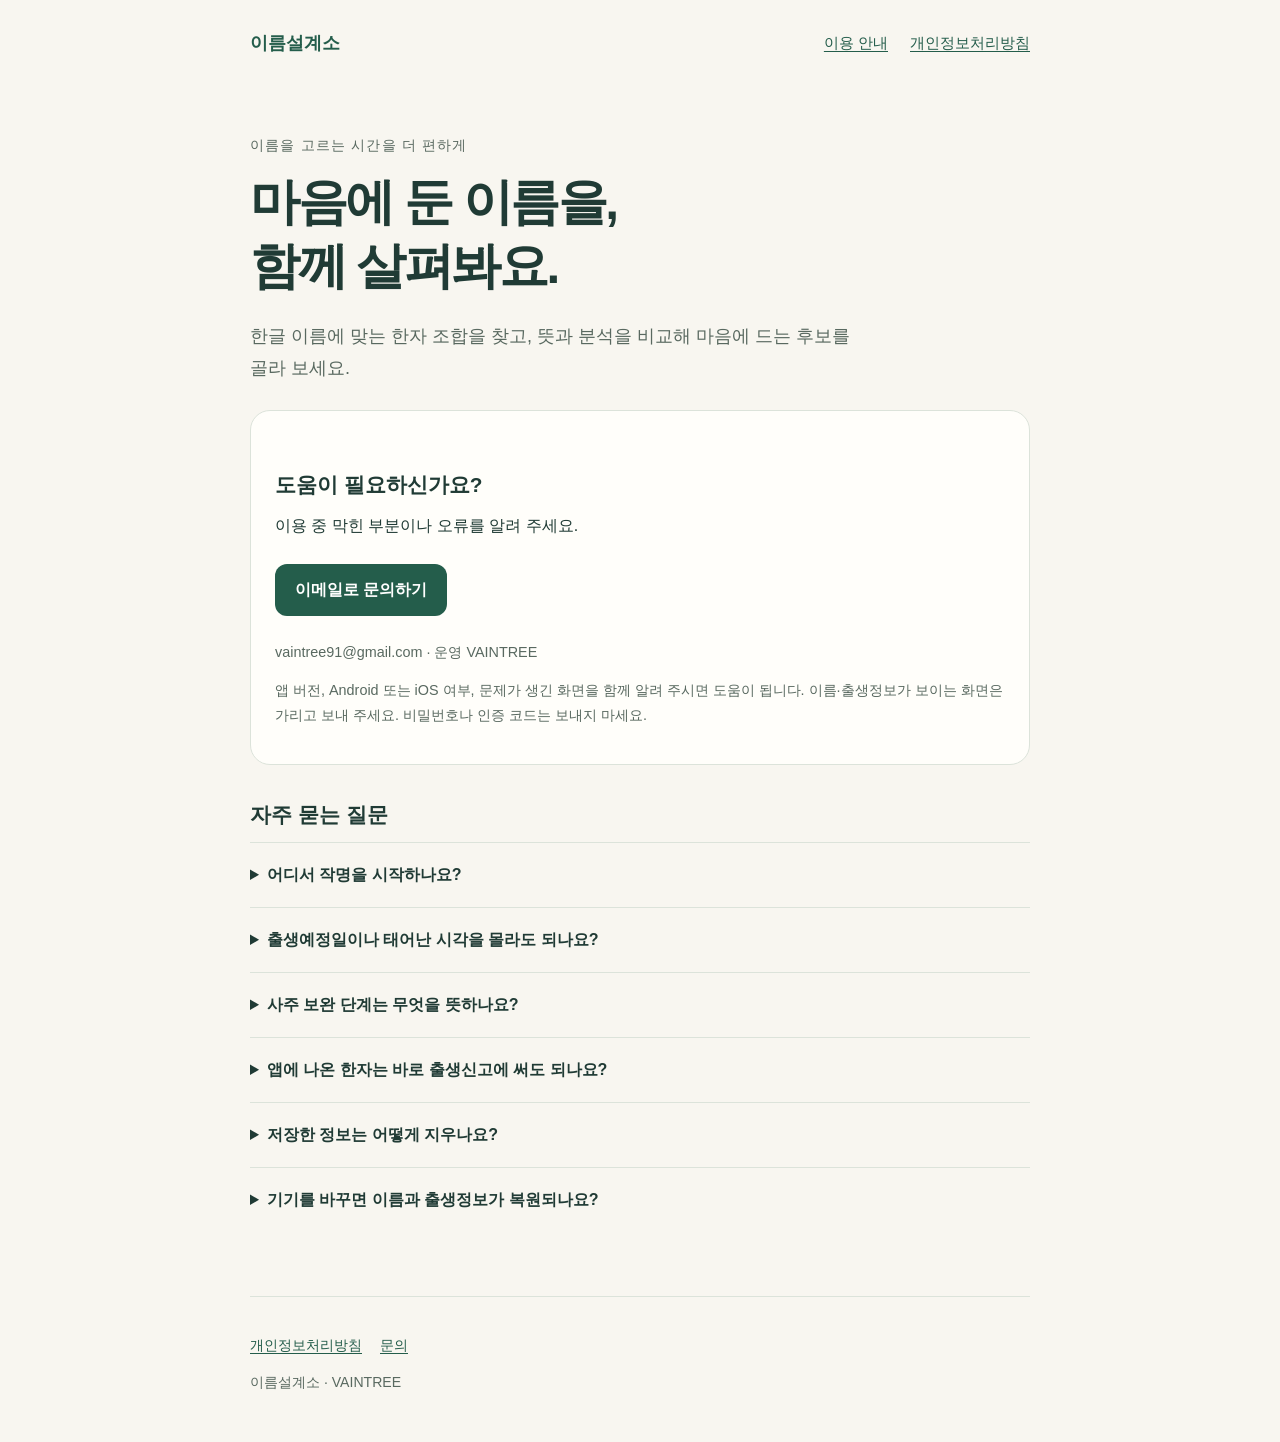
<file: index.html>
<!doctype html>
<html lang="ko"><head><meta charset="utf-8"><meta name="viewport" content="width=device-width,initial-scale=1"><meta name="description" content="이름설계소 이용 안내와 문의, 기기 저장 정보 삭제 방법을 확인하세요."><title>이름설계소 · 이용 안내와 문의</title><link rel="stylesheet" href="styles.css"></head>
<body><a class="skip" href="#main">본문으로 이동</a>
<header><a class="brand" href="index.html">이름설계소</a><nav aria-label="주요 메뉴"><a href="index.html" aria-current="page">이용 안내</a><a href="privacy.html">개인정보처리방침</a></nav></header>
<main id="main"><p class="eyebrow">이름을 고르는 시간을 더 편하게</p><h1>마음에 둔 이름을,<br>함께 살펴봐요.</h1><p class="lead">한글 이름에 맞는 한자 조합을 찾고, 뜻과 분석을 비교해 마음에 드는 후보를 골라 보세요.</p>
<section class="card" aria-labelledby="contact"><h2 id="contact">도움이 필요하신가요?</h2><p>이용 중 막힌 부분이나 오류를 알려 주세요.</p><a class="button" href="mailto:vaintree91@gmail.com">이메일로 문의하기</a><p class="small">vaintree91@gmail.com · 운영 VAINTREE</p><p class="small">앱 버전, Android 또는 iOS 여부, 문제가 생긴 화면을 함께 알려 주시면 도움이 됩니다. 이름·출생정보가 보이는 화면은 가리고 보내 주세요. 비밀번호나 인증 코드는 보내지 마세요.</p></section>
<section aria-labelledby="faq"><h2 id="faq">자주 묻는 질문</h2>
<details><summary>어디서 작명을 시작하나요?</summary><p>홈에서 ‘생각해 둔 이름이 있어요’를 선택하고 성씨와 한글 이름을 입력하세요. 한 글자와 두 글자 이름을 찾을 수 있어요. 이름을 정하지 않았다면 이름 목록에서 시작할 수 있어요.</p></details>
<details><summary>출생예정일이나 태어난 시각을 몰라도 되나요?</summary><p>출생예정일과 시각 미상을 구분해 입력할 수 있어요. 확정할 수 없는 결과는 예상 범위나 미평가로 표시해요. 실제 출생정보가 정해지면 저장한 정보를 바꾸고 다시 확인해 주세요.</p></details>
<details><summary>사주 보완 단계는 무엇을 뜻하나요?</summary><p>앱이 선택한 전통 해석 기준과 입력한 출생정보, 한자 자료에 따른 참고 분석이에요. 미래의 운명이나 건강·행복을 보장하는 결과는 아니에요. 후보의 자세한 풀이에서 적용 이유와 평가 범위를 확인할 수 있어요.</p></details>
<details><summary>앱에 나온 한자는 바로 출생신고에 써도 되나요?</summary><p>표시된 법원 확인 상태를 먼저 확인해 주세요. 개별 자형과 독음의 확인이 끝나지 않은 항목은 출생신고 전에 대법원 인명용 한자 조회에서 최종 확인해야 해요.</p></details>
<details><summary>저장한 정보는 어떻게 지우나요?</summary><p>설정에서 ‘저장된 출생정보 지우기’를 선택하세요. 찜한 이름은 각 후보에서 찜을 해제하면 삭제돼요. 최종 후보였던 이름의 찜을 해제하면 최종 후보 표시도 함께 사라져요. <a href="privacy.html#delete">보관·삭제 방법 자세히 보기</a></p></details>
<details><summary>기기를 바꾸면 이름과 출생정보가 복원되나요?</summary><p>현재는 회원가입과 앱 자체의 서버 동기화를 제공하지 않아요. 운영체제의 백업·복원·기기 이전 설정에 따라 달라지며, 앱 운영자가 서버에서 자료를 복구해 드릴 수는 없어요.</p></details>
</section></main><footer><p><a href="privacy.html">개인정보처리방침</a><a href="mailto:vaintree91@gmail.com">문의</a></p><p>이름설계소 · VAINTREE</p></footer></body></html>
</file>
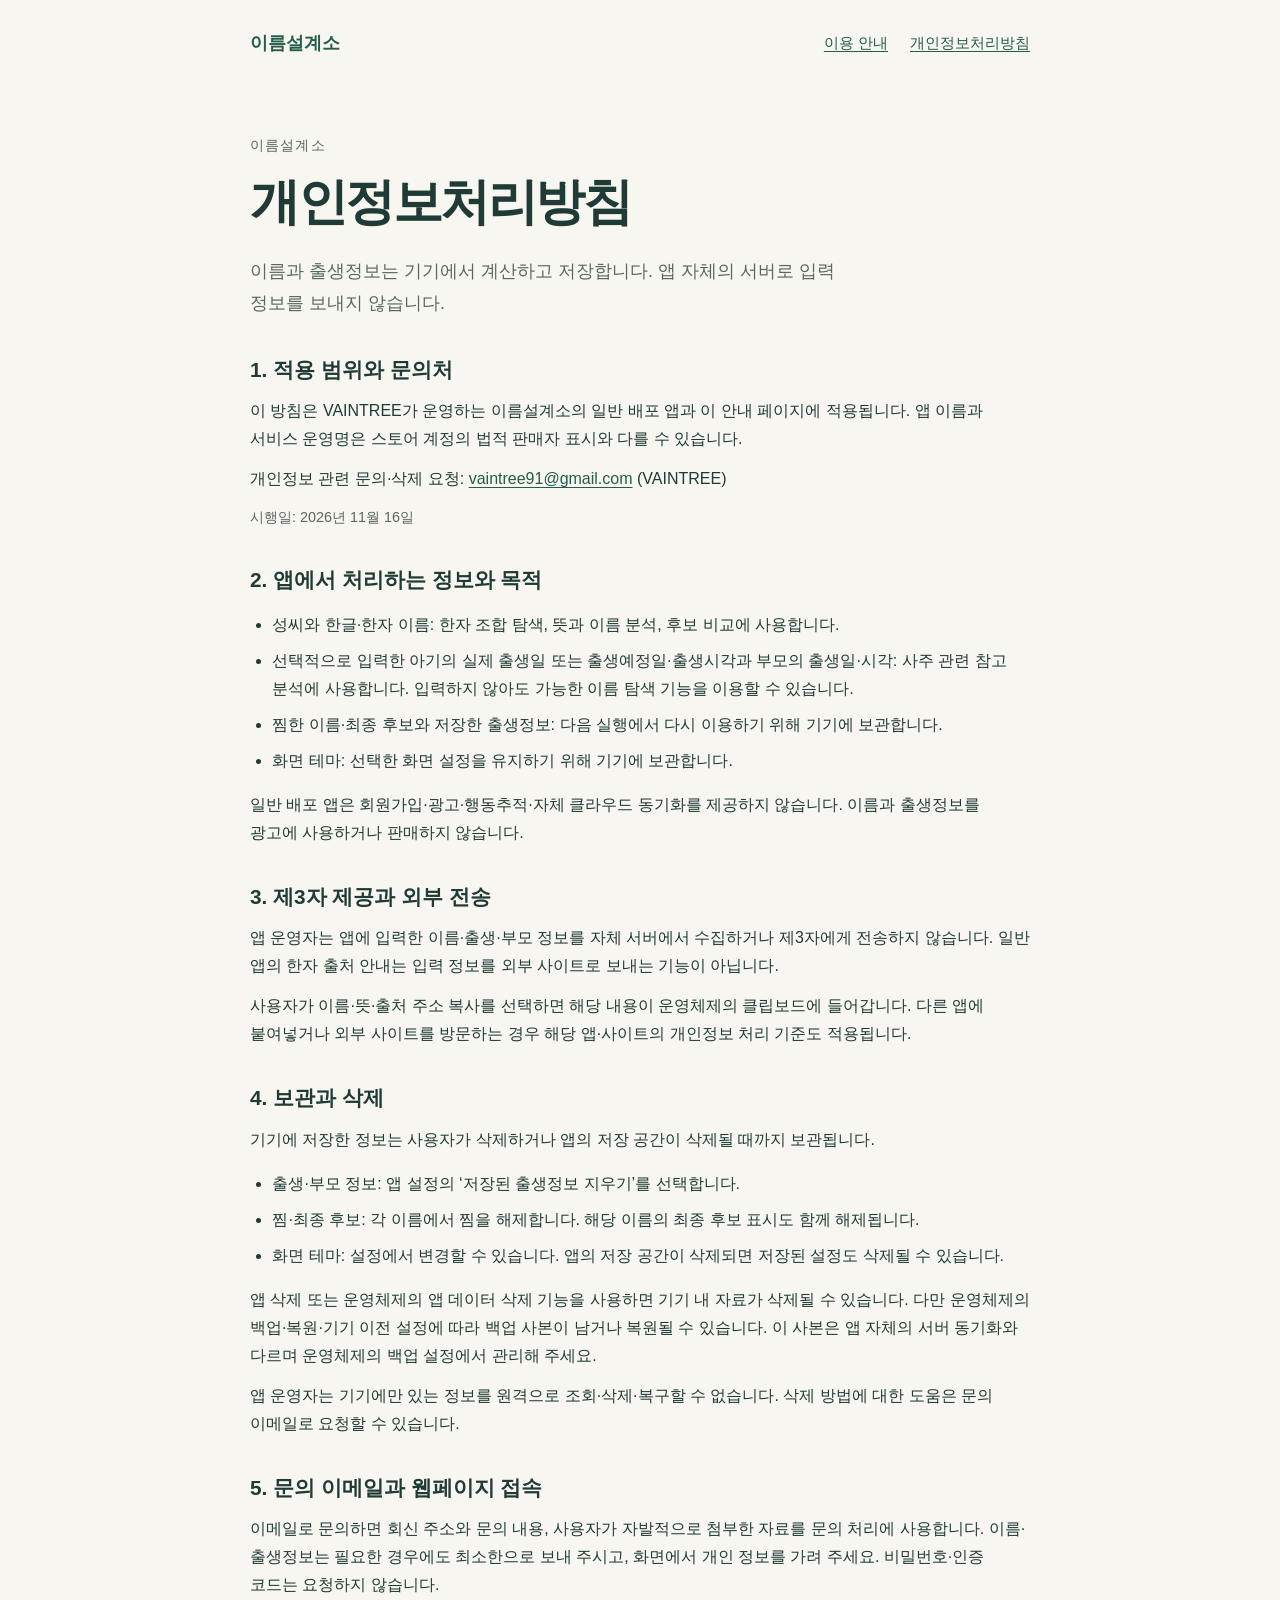
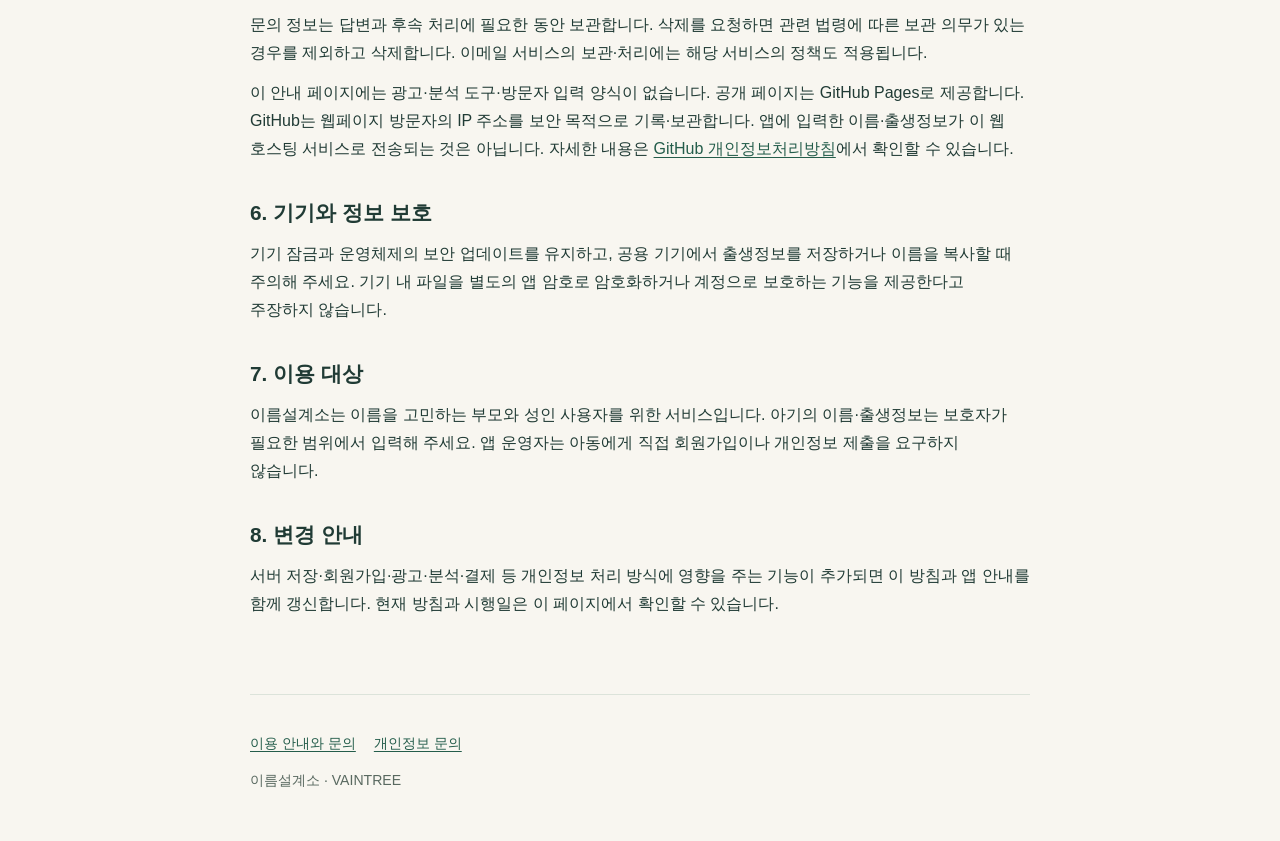
<file: privacy.html>
<!doctype html>
<html lang="ko"><head><meta charset="utf-8"><meta name="viewport" content="width=device-width,initial-scale=1"><meta name="description" content="이름설계소의 기기 내 정보 처리, 보관과 삭제, 문의 방법을 안내합니다."><title>개인정보처리방침 · 이름설계소</title><link rel="stylesheet" href="styles.css"></head>
<body><a class="skip" href="#main">본문으로 이동</a>
<header><a class="brand" href="index.html">이름설계소</a><nav aria-label="주요 메뉴"><a href="index.html">이용 안내</a><a href="privacy.html" aria-current="page">개인정보처리방침</a></nav></header>
<main id="main"><p class="eyebrow">이름설계소</p><h1>개인정보처리방침</h1><p class="lead">이름과 출생정보는 기기에서 계산하고 저장합니다. 앱 자체의 서버로 입력 정보를 보내지 않습니다.</p>
<section><h2>1. 적용 범위와 문의처</h2><p>이 방침은 VAINTREE가 운영하는 이름설계소의 일반 배포 앱과 이 안내 페이지에 적용됩니다. 앱 이름과 서비스 운영명은 스토어 계정의 법적 판매자 표시와 다를 수 있습니다.</p><p>개인정보 관련 문의·삭제 요청: <a href="mailto:vaintree91@gmail.com">vaintree91@gmail.com</a> (VAINTREE)</p><p class="small">시행일: 2026년 11월 16일</p></section>
<section><h2>2. 앱에서 처리하는 정보와 목적</h2><ul><li>성씨와 한글·한자 이름: 한자 조합 탐색, 뜻과 이름 분석, 후보 비교에 사용합니다.</li><li>선택적으로 입력한 아기의 실제 출생일 또는 출생예정일·출생시각과 부모의 출생일·시각: 사주 관련 참고 분석에 사용합니다. 입력하지 않아도 가능한 이름 탐색 기능을 이용할 수 있습니다.</li><li>찜한 이름·최종 후보와 저장한 출생정보: 다음 실행에서 다시 이용하기 위해 기기에 보관합니다.</li><li>화면 테마: 선택한 화면 설정을 유지하기 위해 기기에 보관합니다.</li></ul><p>일반 배포 앱은 회원가입·광고·행동추적·자체 클라우드 동기화를 제공하지 않습니다. 이름과 출생정보를 광고에 사용하거나 판매하지 않습니다.</p></section>
<section><h2>3. 제3자 제공과 외부 전송</h2><p>앱 운영자는 앱에 입력한 이름·출생·부모 정보를 자체 서버에서 수집하거나 제3자에게 전송하지 않습니다. 일반 앱의 한자 출처 안내는 입력 정보를 외부 사이트로 보내는 기능이 아닙니다.</p><p>사용자가 이름·뜻·출처 주소 복사를 선택하면 해당 내용이 운영체제의 클립보드에 들어갑니다. 다른 앱에 붙여넣거나 외부 사이트를 방문하는 경우 해당 앱·사이트의 개인정보 처리 기준도 적용됩니다.</p></section>
<section id="delete"><h2>4. 보관과 삭제</h2><p>기기에 저장한 정보는 사용자가 삭제하거나 앱의 저장 공간이 삭제될 때까지 보관됩니다.</p><ul><li>출생·부모 정보: 앱 설정의 ‘저장된 출생정보 지우기’를 선택합니다.</li><li>찜·최종 후보: 각 이름에서 찜을 해제합니다. 해당 이름의 최종 후보 표시도 함께 해제됩니다.</li><li>화면 테마: 설정에서 변경할 수 있습니다. 앱의 저장 공간이 삭제되면 저장된 설정도 삭제될 수 있습니다.</li></ul><p>앱 삭제 또는 운영체제의 앱 데이터 삭제 기능을 사용하면 기기 내 자료가 삭제될 수 있습니다. 다만 운영체제의 백업·복원·기기 이전 설정에 따라 백업 사본이 남거나 복원될 수 있습니다. 이 사본은 앱 자체의 서버 동기화와 다르며 운영체제의 백업 설정에서 관리해 주세요.</p><p>앱 운영자는 기기에만 있는 정보를 원격으로 조회·삭제·복구할 수 없습니다. 삭제 방법에 대한 도움은 문의 이메일로 요청할 수 있습니다.</p></section>
<section><h2>5. 문의 이메일과 웹페이지 접속</h2><p>이메일로 문의하면 회신 주소와 문의 내용, 사용자가 자발적으로 첨부한 자료를 문의 처리에 사용합니다. 이름·출생정보는 필요한 경우에도 최소한으로 보내 주시고, 화면에서 개인 정보를 가려 주세요. 비밀번호·인증 코드는 요청하지 않습니다.</p><p>문의 정보는 답변과 후속 처리에 필요한 동안 보관합니다. 삭제를 요청하면 관련 법령에 따른 보관 의무가 있는 경우를 제외하고 삭제합니다. 이메일 서비스의 보관·처리에는 해당 서비스의 정책도 적용됩니다.</p><p>이 안내 페이지에는 광고·분석 도구·방문자 입력 양식이 없습니다. 공개 페이지는 GitHub Pages로 제공합니다. GitHub는 웹페이지 방문자의 IP 주소를 보안 목적으로 기록·보관합니다. 앱에 입력한 이름·출생정보가 이 웹 호스팅 서비스로 전송되는 것은 아닙니다. 자세한 내용은 <a href="https://docs.github.com/en/site-policy/privacy-policies/github-general-privacy-statement">GitHub 개인정보처리방침</a>에서 확인할 수 있습니다.</p></section>
<section><h2>6. 기기와 정보 보호</h2><p>기기 잠금과 운영체제의 보안 업데이트를 유지하고, 공용 기기에서 출생정보를 저장하거나 이름을 복사할 때 주의해 주세요. 기기 내 파일을 별도의 앱 암호로 암호화하거나 계정으로 보호하는 기능을 제공한다고 주장하지 않습니다.</p></section>
<section><h2>7. 이용 대상</h2><p>이름설계소는 이름을 고민하는 부모와 성인 사용자를 위한 서비스입니다. 아기의 이름·출생정보는 보호자가 필요한 범위에서 입력해 주세요. 앱 운영자는 아동에게 직접 회원가입이나 개인정보 제출을 요구하지 않습니다.</p></section>
<section><h2>8. 변경 안내</h2><p>서버 저장·회원가입·광고·분석·결제 등 개인정보 처리 방식에 영향을 주는 기능이 추가되면 이 방침과 앱 안내를 함께 갱신합니다. 현재 방침과 시행일은 이 페이지에서 확인할 수 있습니다.</p></section>
</main><footer><p><a href="index.html">이용 안내와 문의</a><a href="mailto:vaintree91@gmail.com">개인정보 문의</a></p><p>이름설계소 · VAINTREE</p></footer></body></html>
</file>
<file: styles.css>
:root{color-scheme:light dark;--bg:#f8f6f0;--surface:#fffefa;--ink:#203b35;--muted:#596960;--line:#dce3da;--accent:#245d4b}
*{box-sizing:border-box}html{font-family:-apple-system,BlinkMacSystemFont,"Segoe UI","Malgun Gothic",sans-serif;line-height:1.75;word-break:keep-all;overflow-wrap:anywhere}body{margin:0;background:var(--bg);color:var(--ink)}a{color:var(--accent);text-underline-offset:.2em}a:focus-visible,summary:focus-visible{outline:3px solid var(--accent);outline-offset:5px}header,main,footer{width:min(100% - 40px,780px);margin-inline:auto}header{padding:28px 0;display:flex;gap:20px;align-items:center;justify-content:space-between;flex-wrap:wrap}.brand{font-weight:750;text-decoration:none;font-size:1.1rem}nav{display:flex;gap:22px;flex-wrap:wrap}nav a{font-size:.93rem}.draft{margin:0;padding:12px 20px;background:#ece6d6;color:#55472d;font-size:.9rem;text-align:center}main{padding:34px 0 64px}h1{font-size:clamp(2rem,6vw,3.1rem);line-height:1.3;letter-spacing:-.05em;margin:12px 0 22px}h2{font-size:1.3rem;line-height:1.5;margin:34px 0 12px}p{margin:12px 0}.eyebrow{color:var(--muted);font-size:.9rem;letter-spacing:.08em}.lead{font-size:1.13rem;color:var(--muted);max-width:610px}.card{background:var(--surface);padding:24px;border:1px solid var(--line);border-radius:20px;margin-top:26px}.button{display:inline-block;border-radius:12px;padding:12px 20px;background:var(--accent);color:white;text-decoration:none;font-weight:650;margin:12px 0}.small{font-size:.9rem;color:var(--muted)}ul,ol{padding-left:1.4em}li{margin:8px 0}details{border-top:1px solid var(--line);padding:18px 0}summary{cursor:pointer;font-weight:650}details p{color:var(--muted)}footer{border-top:1px solid var(--line);padding:24px 0 36px;color:var(--muted);font-size:.88rem}footer a{margin-right:18px}.skip{position:absolute;left:20px;top:-80px}.skip:focus{top:10px;background:var(--surface);padding:10px;z-index:2}
@media(prefers-color-scheme:dark){:root{--bg:#14221e;--surface:#1c2d27;--ink:#edf0e9;--muted:#b5c5b9;--line:#3e5348;--accent:#99d0b2}.button{color:#14221e}.draft{background:#3c3627;color:#e5dac0}}
@media(max-width:420px){header,main,footer{width:calc(100% - 32px)}main{padding-top:18px}.card{padding:20px}nav{gap:16px}}
</file>
